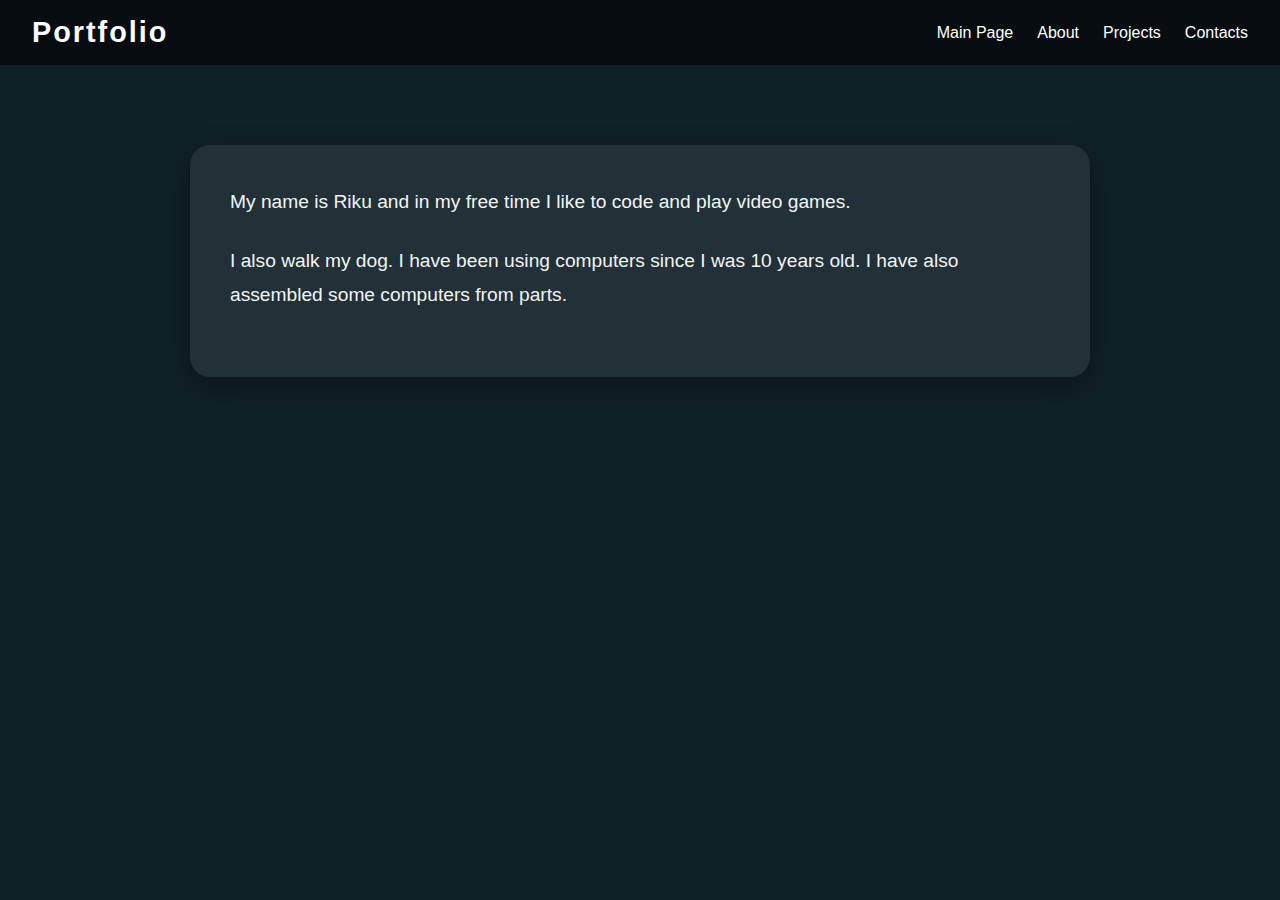
<file: about.html>
<!DOCTYPE html>
<html lang="en">
<head>
    <meta charset="UTF-8">
    <meta name="viewport" content="width=device-width, initial-scale=1.0">
    <title>Document</title>
    <link rel="stylesheet" href="resources/css/stylesheet.css">
</head>
<body>
    <nav class="navbar">
        <h1>Portfolio</h1>
        <ul>
         <li><a href="index.html">Main Page</a></li>
        <li><a href="about.html">About</a></li>
        <li><a href="projects.html">Projects</a></li>
        <li><a href="contacts.html">Contacts</a></li>
        </ul>
    </nav>
    <div class="aboutme">
     <p>My name is Riku and in my free time I like to code and play video games.</p>
     <p>I also walk my dog. I have been using computers since I was 10 years old. I have also assembled some computers from parts.</p>


    </div>
    
</body>
</html>
</file>
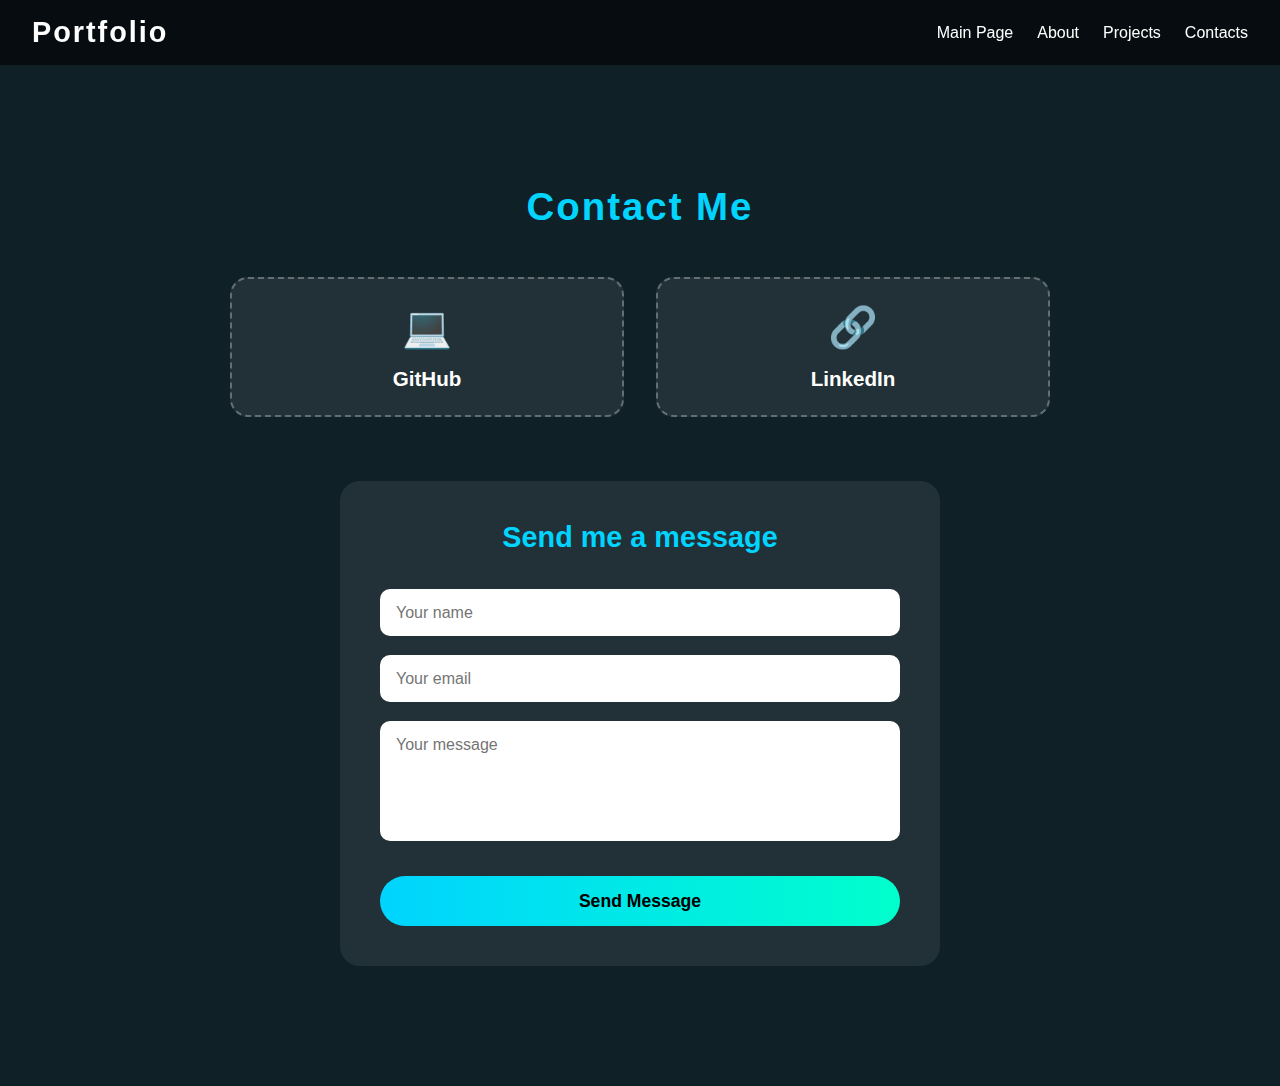
<file: contacts.html>
<!DOCTYPE html>
<html lang="en">
<head>
    <meta charset="UTF-8">
    <meta name="viewport" content="width=device-width, initial-scale=1.0">
    <title>Document</title>
    <link rel="stylesheet" href="resources/css/stylesheet.css">
</head>
<body>
    <nav class="navbar">
        <h1>Portfolio</h1>
        <ul>
         <li><a href="index.html">Main Page</a></li>
        <li><a href="about.html">About</a></li>
        <li><a href="projects.html">Projects</a></li>
        <li><a href="contacts.html">Contacts</a></li>
        </ul>
    </nav>
    <div class="contacts">
     <h2>Contact Me</h2>

<div class="contact-grid">

    <a href="https://github.com/" target="_blank" class="contact-card">
        <span class="icon">💻</span>
        <h3>GitHub</h3>
    </a>

    <a href="https://www.linkedin.com/in/riku-lehikoinen-65332a37a/" target="_blank" class="contact-card">
        <span class="icon">🔗</span>
        <h3>LinkedIn</h3>
    </a>
</div>

<!-- CONTACT FORM -->
<form class="contact-form"
      action="https://formspree.io/f/xjgkbage"
      method="POST">


    <h3>Send me a message</h3>

  <input type="text" name="name" placeholder="Your name" required>

<input type="email" name="email" placeholder="Your email" required>

<textarea name="message" placeholder="Your message" required></textarea>
<input type="hidden" name="_subject" value="New message from portfolio">
<input type="hidden" name="_captcha" value="false">


    <button type="submit">Send Message</button>
</form>

     </div>
    
</body>
</html>
</file>
<file: resources/css/stylesheet.css>
/* RESET */
* {
    margin: 0;
    padding: 0;
    box-sizing: border-box;
    font-family: "Segoe UI", Tahoma, sans-serif;
}

/* BODY */
body {
    background: #0f2027; /* yksi väri = ei väreilyä */
    color: #ffffff;
    min-height: 100vh;
}


/* NAVBAR */
header {
    background: rgba(0, 0, 0, 0.6);
    position: sticky;
    top: 0;
    z-index: 100;
}



.navbar {
    padding: 1rem 2rem;
    display: flex;
    justify-content: space-between;
    align-items: center;
}


.navbar h1 {
    font-size: 1.8rem;
    letter-spacing: 2px;
}

.navbar ul {
    list-style: none;
    display: flex;
    gap: 1.5rem;
}

.navbar a {
    text-decoration: none;
    color: #ffffff;
    font-weight: 500;
    transition: color 0.3s ease;
}

.navbar a:hover {
    color: #00d4ff;
}

/* MAIN SECTION */
section {
    max-width: 1100px;
    margin: 3rem auto;
    padding: 2rem;
}

/* PROFILE */
.tiedot {
    text-align: center;
    margin-bottom: 4rem;
}

.tiedot img {
    width: 180px;
    height: 180px;
    object-fit: cover;
    border-radius: 50%;
    border: 4px solid #00d4ff;
    margin-bottom: 1.5rem;
}

.tiedot h1 {
    font-size: 2rem;
    margin-bottom: 0.3rem;
}

.tiedot p {
    font-size: 1.1rem;
    opacity: 0.9;
}

/* SKILLS TITLE */
.skills2 {
    text-align: center;
    margin-bottom: 2rem;
}

.skills2 h1 {
    font-size: 2.2rem;
    letter-spacing: 1px;
    color: #00d4ff;
}

/* SKILLS GRID */
.skills {
    background: rgba(255, 255, 255, 0.08);
    border-radius: 15px;
    padding: 1.5rem;
    margin-bottom: 1.5rem;
    display: flex;
    align-items: center;
    gap: 1.5rem;
    transition: transform 0.3s ease, background 0.3s ease;
}

.skills:hover {
    transform: translateY(-5px);
    background: rgba(255, 255, 255, 0.15);
}

/* SKILL ICON */
.skills img {
    width: 60px;
    height: 60px;
}

/* SKILL TEXT */
.skills h2 {
    min-width: 120px;
    font-size: 1.4rem;
}

/* PROGRESS BAR */
progress {
    width: 100%;
    height: 18px;
    border-radius: 20px;
    overflow: hidden;
}

/* Chrome / Edge */
progress::-webkit-progress-bar {
    background-color: #222;
    border-radius: 20px;
}

progress::-webkit-progress-value {
    background: linear-gradient(90deg, #00d4ff, #00ffcc);
    border-radius: 20px;
}

/* Firefox */
progress::-moz-progress-bar {
    background: linear-gradient(90deg, #00d4ff, #00ffcc);
}

/* RESPONSIVE */
@media (max-width: 768px) {
    .navbar ul {
        gap: 1rem;
    }

    .skills {
        flex-direction: column;
        align-items: flex-start;
    }

    .skills h2 {
        margin-bottom: 0.5rem;
    }
}
.aboutme {
    max-width: 900px;
    margin: 5rem auto;
    padding: 2.5rem;
    background: rgba(255, 255, 255, 0.08);
    border-radius: 20px;
    box-shadow: 0 10px 30px rgba(0, 0, 0, 0.3);
    animation: fadeIn 1s ease-in-out;
}

.aboutme p {
    font-size: 1.2rem;
    line-height: 1.8;
    margin-bottom: 1.5rem;
    color: #ffffff;
    opacity: 0.95;
}

/* FADE-IN ANIMATION */
@keyframes fadeIn {
    from {
        opacity: 0;
        transform: translateY(20px);
    }
    to {
        opacity: 1;
        transform: translateY(0);
    }
}

/* MOBILE */
@media (max-width: 768px) {
    .aboutme {
        margin: 3rem 1rem;
        padding: 2rem;
    }
}
body:not(:has(header)) .navbar {
    background: rgba(0, 0, 0, 0.6);
    position: sticky;
    top: 0;
    z-index: 100;
}
/* PROJECTS SECTION */
.projects {
    max-width: 1200px;
    margin: 5rem auto;
    padding: 2rem;
}

.projects h2 {
    text-align: center;
    font-size: 2.5rem;
    margin-bottom: 3rem;
    color: #00d4ff;
    letter-spacing: 2px;
}

/* GRID */
.project-grid {
    display: grid;
    grid-template-columns: repeat(auto-fit, minmax(250px, 1fr));
    gap: 2rem;
}

/* PROJECT CARD */
.project-card {
    height: 220px;
    background: rgba(255, 255, 255, 0.08);
    border-radius: 20px;
    backdrop-filter: blur(10px);
    border: 2px dashed rgba(255, 255, 255, 0.3);

    transition: transform 0.3s ease, background 0.3s ease;
}

/* HOVER EFFECT */
.project-card:hover {
    transform: translateY(-8px);
    background: rgba(255, 255, 255, 0.15);
    border-color: #00d4ff;
}

/* MOBILE */
@media (max-width: 768px) {
    .projects {
        margin: 3rem 1rem;
        padding: 1rem;
    }
}
/* MAIN PAGE – PROFILE IMAGE GLOW */
.tiedot img {
    position: relative;
    border-radius: 50%;
    box-shadow:
        0 0 15px rgba(0, 212, 255, 0.6),
        0 0 35px rgba(0, 212, 255, 0.4),
        0 0 60px rgba(0, 212, 255, 0.25);
    transition: box-shadow 0.4s ease, transform 0.4s ease;
}

/* Subtle hover pulse */
.tiedot img:hover {
    box-shadow:
        0 0 20px rgba(0, 255, 204, 0.8),
        0 0 45px rgba(0, 255, 204, 0.5),
        0 0 75px rgba(0, 255, 204, 0.35);
    transform: scale(1.05);
}
/* CONTACTS SECTION */
.contacts {
    max-width: 900px;
    margin: 5rem auto;
    padding: 2.5rem;
    text-align: center;
}

.contacts h2 {
    font-size: 2.4rem;
    margin-bottom: 3rem;
    color: #00d4ff;
    letter-spacing: 2px;
}

/* GRID */
.contact-grid {
    display: grid;
    grid-template-columns: repeat(auto-fit, minmax(220px, 1fr));
    gap: 2rem;
}

/* CONTACT CARD */
.contact-card {
    height: 140px;
    background: rgba(255, 255, 255, 0.08);
    border-radius: 18px;
    border: 2px dashed rgba(255, 255, 255, 0.3);
    transition: transform 0.3s ease, border-color 0.3s ease;
}

/* HOVER */
.contact-card:hover {
    transform: translateY(-6px);
    border-color: #00d4ff;
}

/* MOBILE */
@media (max-width: 768px) {
    .contacts {
        margin: 3rem 1rem;
        padding: 1.5rem;
    }
}
/* CONTACT ICONS */
.contact-card {
    text-decoration: none;
    color: #ffffff;
    padding: 2rem;
    display: flex;
    flex-direction: column;
    justify-content: center;
    align-items: center;
    gap: 1rem;
    font-size: 1.1rem;
}

.contact-card .icon {
    font-size: 2.5rem;
}

/* CLICK EFFECT */
.contact-card:hover {
    background: rgba(255, 255, 255, 0.15);
    transform: translateY(-8px) scale(1.03);
}

/* FORM */
.contact-form {
    max-width: 600px;
    margin: 4rem auto 0;
    padding: 2.5rem;
    background: rgba(255, 255, 255, 0.08);
    border-radius: 20px;
    display: flex;
    flex-direction: column;
    gap: 1.2rem;
}

.contact-form h3 {
    text-align: center;
    margin-bottom: 1rem;
    font-size: 1.8rem;
    color: #00d4ff;
}

.contact-form input,
.contact-form textarea {
    padding: 0.9rem 1rem;
    border-radius: 10px;
    border: none;
    outline: none;
    font-size: 1rem;
}

.contact-form textarea {
    min-height: 120px;
    resize: none;
}

.contact-form button {
    margin-top: 1rem;
    padding: 0.9rem;
    border-radius: 30px;
    border: none;
    font-size: 1.1rem;
    font-weight: bold;
    cursor: pointer;

    background: linear-gradient(90deg, #00d4ff, #00ffcc);
    color: #000;
    transition: transform 0.3s ease;
}

.contact-form button:hover {
    transform: scale(1.05);
}
</file>
